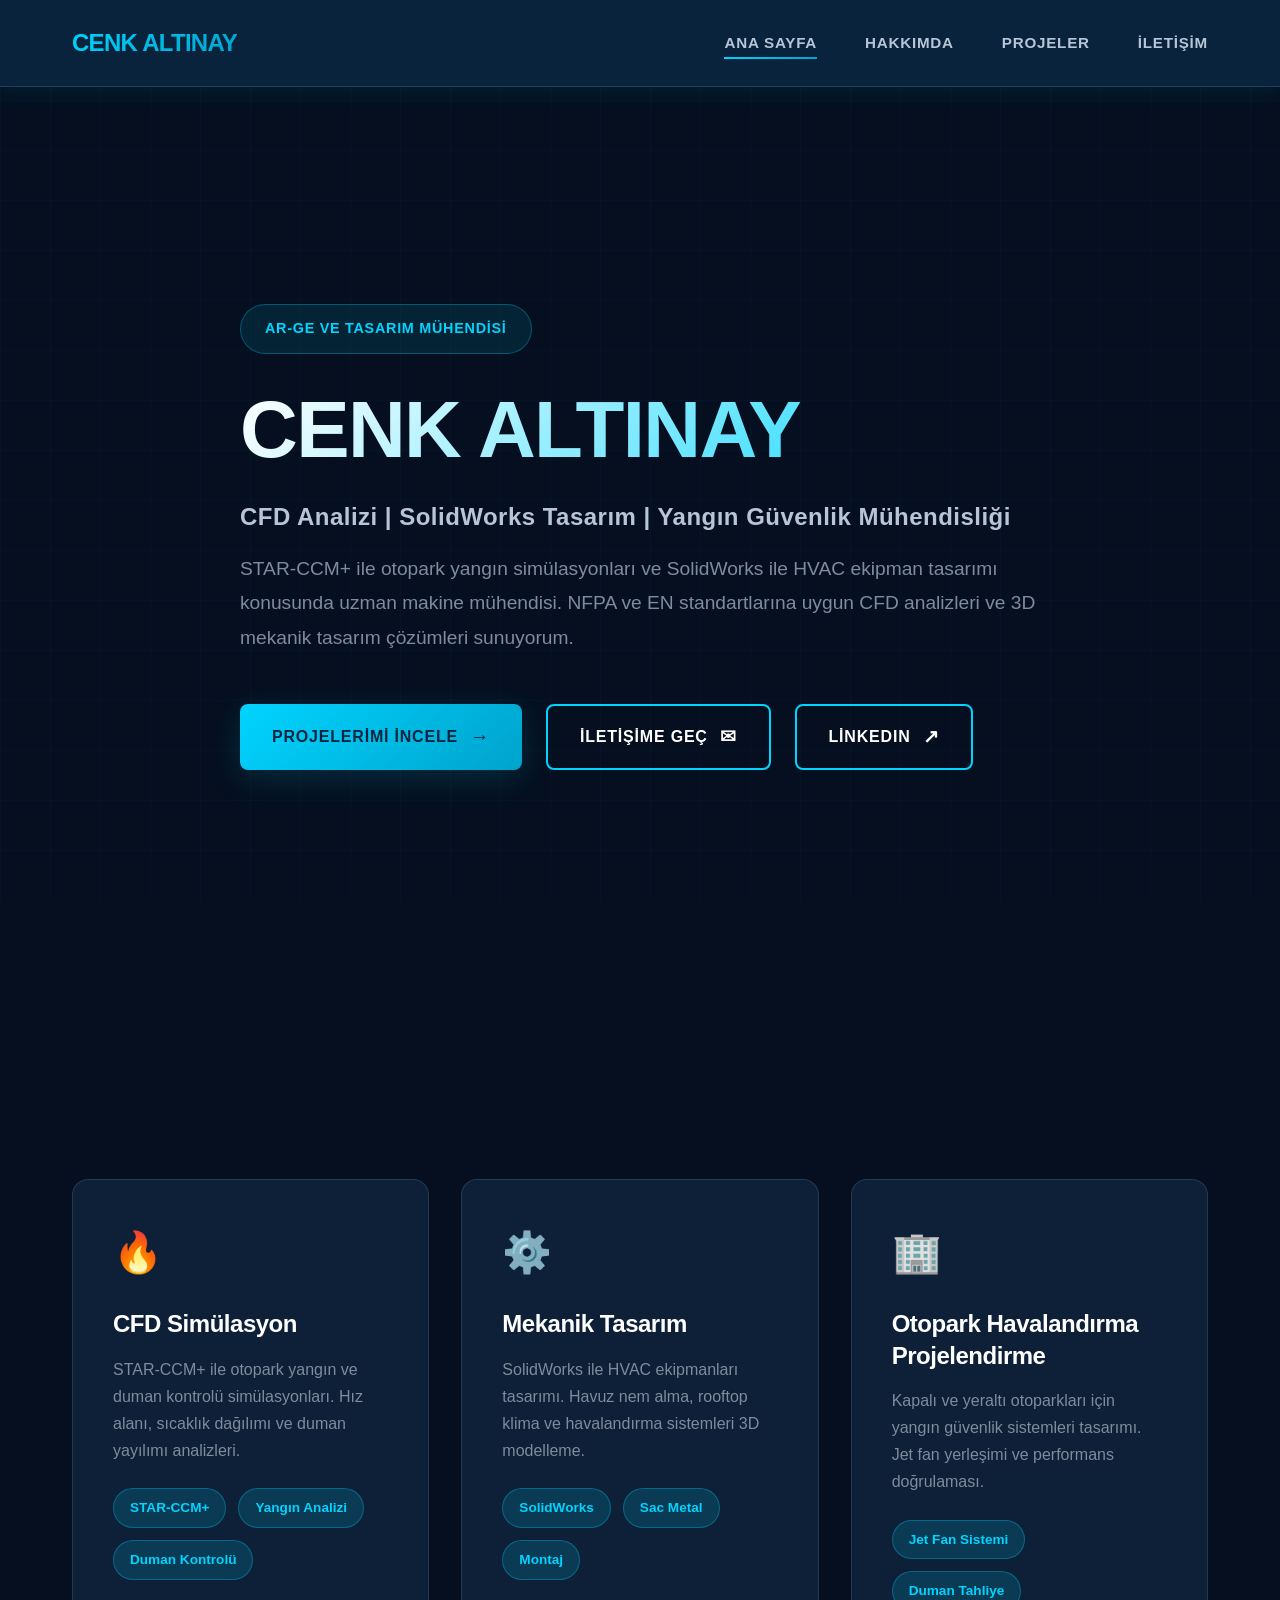
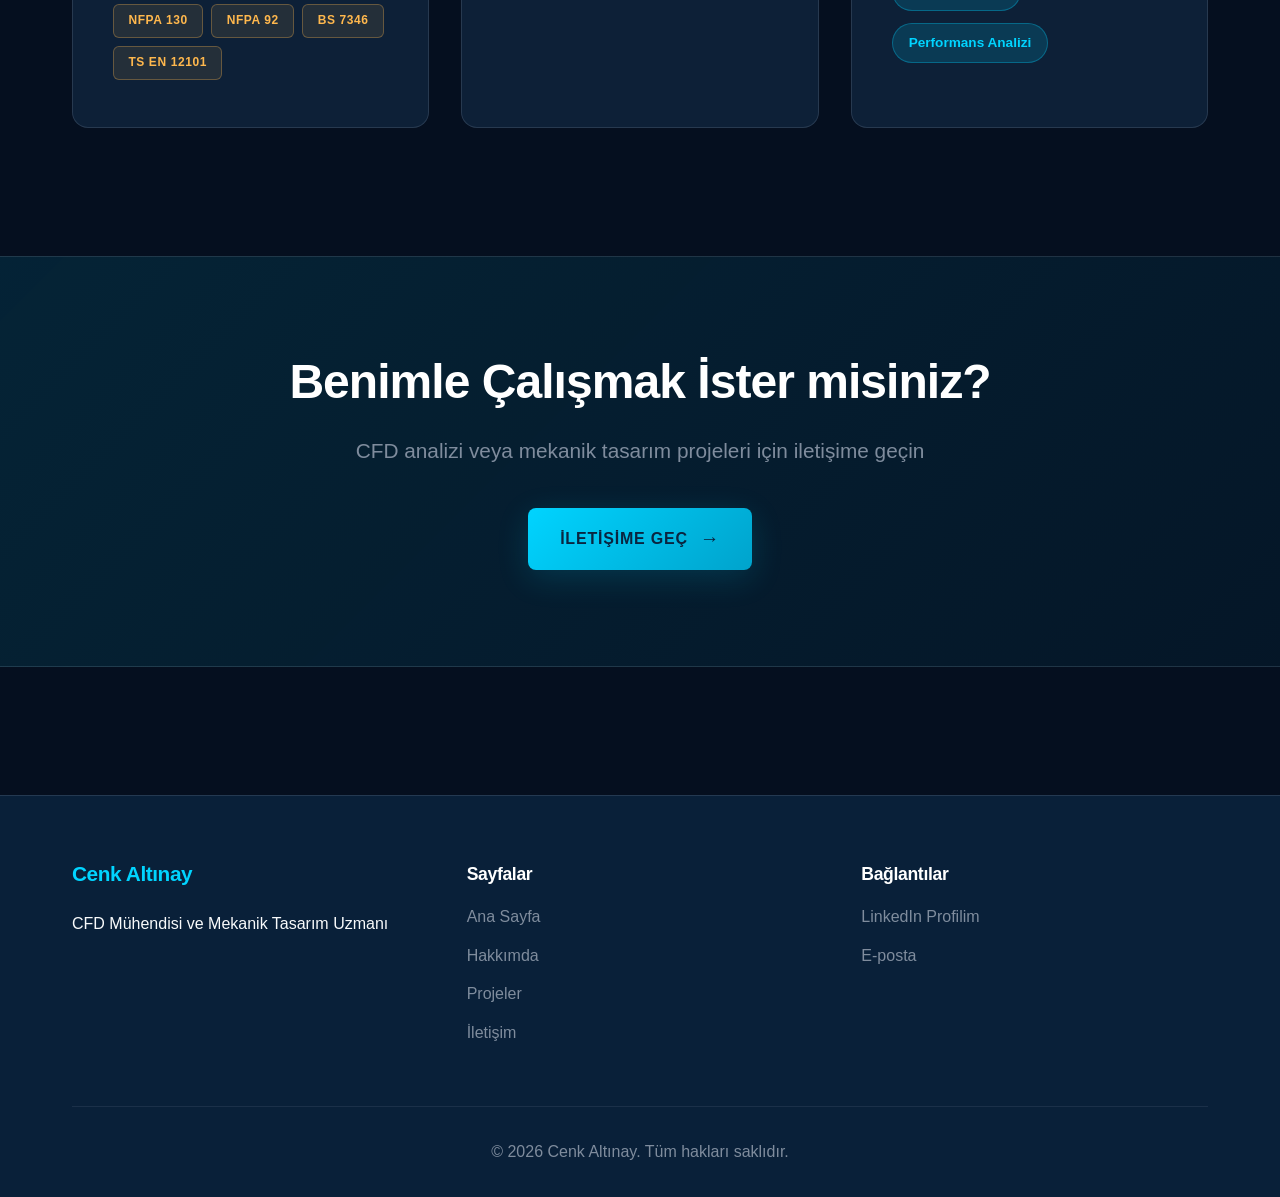
<file: index.html>
<!DOCTYPE html>
<html lang="tr">
<head>
    <meta charset="UTF-8">
    <meta name="viewport" content="width=device-width, initial-scale=1.0">
    <title>Cenk Altınay - CFD Mühendisi & Mekanik Tasarım</title>
    <link rel="stylesheet" href="style.css">
</head>
<body>
    <!-- Navigation -->
    <nav class="navbar">
        <div class="container nav-container">
            <div class="logo">CENK ALTINAY</div>
            <ul class="nav-links">
                <li><a href="index.html" class="active">Ana Sayfa</a></li>
                <li><a href="about.html">Hakkımda</a></li>
                <li><a href="portfolio.html">Projeler</a></li>
                <li><a href="contact.html">İletişim</a></li>
            </ul>
        </div>
    </nav>

    <!-- Hero Section -->
    <section class="hero-section">
        <div class="container">
            <div class="hero-content">
                <span class="hero-badge">Ar-Ge ve Tasarım Mühendisi</span>
                <h1 class="hero-title">CENK ALTINAY</h1>
                <p class="hero-subtitle">CFD Analizi | SolidWorks Tasarım | Yangın Güvenlik Mühendisliği</p>
                <p class="hero-description">
                    STAR-CCM+ ile otopark yangın simülasyonları ve SolidWorks ile HVAC ekipman tasarımı konusunda uzman makine mühendisi. 
                    NFPA ve EN standartlarına uygun CFD analizleri ve 3D mekanik tasarım çözümleri sunuyorum.
                </p>
                <div class="hero-buttons">
                    <a href="portfolio.html" class="btn btn-primary">
                        <span>Projelerimi İncele</span>
                        <span class="btn-icon">→</span>
                    </a>
                    <a href="contact.html" class="btn btn-secondary">
                        <span>İletişime Geç</span>
                        <span class="btn-icon">✉</span>
                    </a>
                    <a href="https://www.linkedin.com/in/cenk-altinay/" target="_blank" class="btn btn-secondary">
                        <span>LinkedIn</span>
                        <span class="btn-icon">↗</span>
                    </a>
                </div>
            </div>
        </div>
    </section>

    <!-- Skills Section -->
    <section class="section">
        <div class="container">
            <div class="skills-grid">
                <!-- CFD Simulation Card -->
                <div class="skill-card">
                    <div class="skill-icon">🔥</div>
                    <h3>CFD Simülasyon</h3>
                    <p>STAR-CCM+ ile otopark yangın ve duman kontrolü simülasyonları. Hız alanı, sıcaklık dağılımı ve duman yayılımı analizleri.</p>
                    
                    <div class="skill-tags">
                        <span class="tag">STAR-CCM+</span>
                        <span class="tag">Yangın Analizi</span>
                        <span class="tag">Duman Kontrolü</span>
                    </div>

                    <div class="std-badges">
                        <span class="std-badge">NFPA 130</span>
                        <span class="std-badge">NFPA 92</span>
                        <span class="std-badge">BS 7346</span>
                        <span class="std-badge">TS EN 12101</span>
                    </div>
                </div>

                <!-- Mechanical Design Card -->
                <div class="skill-card">
                    <div class="skill-icon">⚙️</div>
                    <h3>Mekanik Tasarım</h3>
                    <p>SolidWorks ile HVAC ekipmanları tasarımı. Havuz nem alma, rooftop klima ve havalandırma sistemleri 3D modelleme.</p>
                    
                    <div class="skill-tags">
                        <span class="tag">SolidWorks</span>
                        <span class="tag">Sac Metal</span>
                        <span class="tag">Montaj</span>
                    </div>
                </div>

                <!-- Parking Ventilation Card -->
                <div class="skill-card">
                    <div class="skill-icon">🏢</div>
                    <h3>Otopark Havalandırma Projelendirme</h3>
                    <p>Kapalı ve yeraltı otoparkları için yangın güvenlik sistemleri tasarımı. Jet fan yerleşimi ve performans doğrulaması.</p>
                    
                    <div class="skill-tags">
                        <span class="tag">Jet Fan Sistemi</span>
                        <span class="tag">Duman Tahliye</span>
                        <span class="tag">Performans Analizi</span>
                    </div>
                </div>
            </div>
        </div>
    </section>

    <!-- CTA Section -->
    <section class="cta-section">
        <div class="container">
            <div class="cta-content">
                <h2 class="cta-title">Benimle Çalışmak İster misiniz?</h2>
                <p class="cta-subtitle">CFD analizi veya mekanik tasarım projeleri için iletişime geçin</p>
                <a href="contact.html" class="btn btn-primary btn-large">
                    <span>İletişime Geç</span>
                    <span class="btn-icon">→</span>
                </a>
            </div>
        </div>
    </section>

        <!-- Footer -->
    <footer class="footer">
        <div class="container">
            <div class="footer-grid">
                <div class="footer-col">
                    <h3 class="footer-title">Cenk Altınay</h3>
                    <p>CFD Mühendisi ve Mekanik Tasarım Uzmanı</p>
                </div>
                <div class="footer-col">
                    <h4 class="footer-heading">Sayfalar</h4>
                    <ul class="footer-links">
                        <li><a href="index.html">Ana Sayfa</a></li>
                        <li><a href="about.html">Hakkımda</a></li>
                        <li><a href="portfolio.html">Projeler</a></li>
                        <li><a href="contact.html">İletişim</a></li>
                    </ul>
                </div>
                <div class="footer-col">
                    <h4 class="footer-heading">Bağlantılar</h4>
                    <ul class="footer-links">
                        <li><a href="https://www.linkedin.com/in/cenk-altinay/" target="_blank">LinkedIn Profilim</a></li>
                        <li><a href="mailto:cenk.altinay@gmail.com">E-posta</a></li>
                    </ul>
                </div>
            </div>
            <div class="footer-bottom">
                <p>&copy; 2026 Cenk Altınay. Tüm hakları saklıdır.</p>
            </div>
        </div>
    </footer>
</body>
</html>
</file>
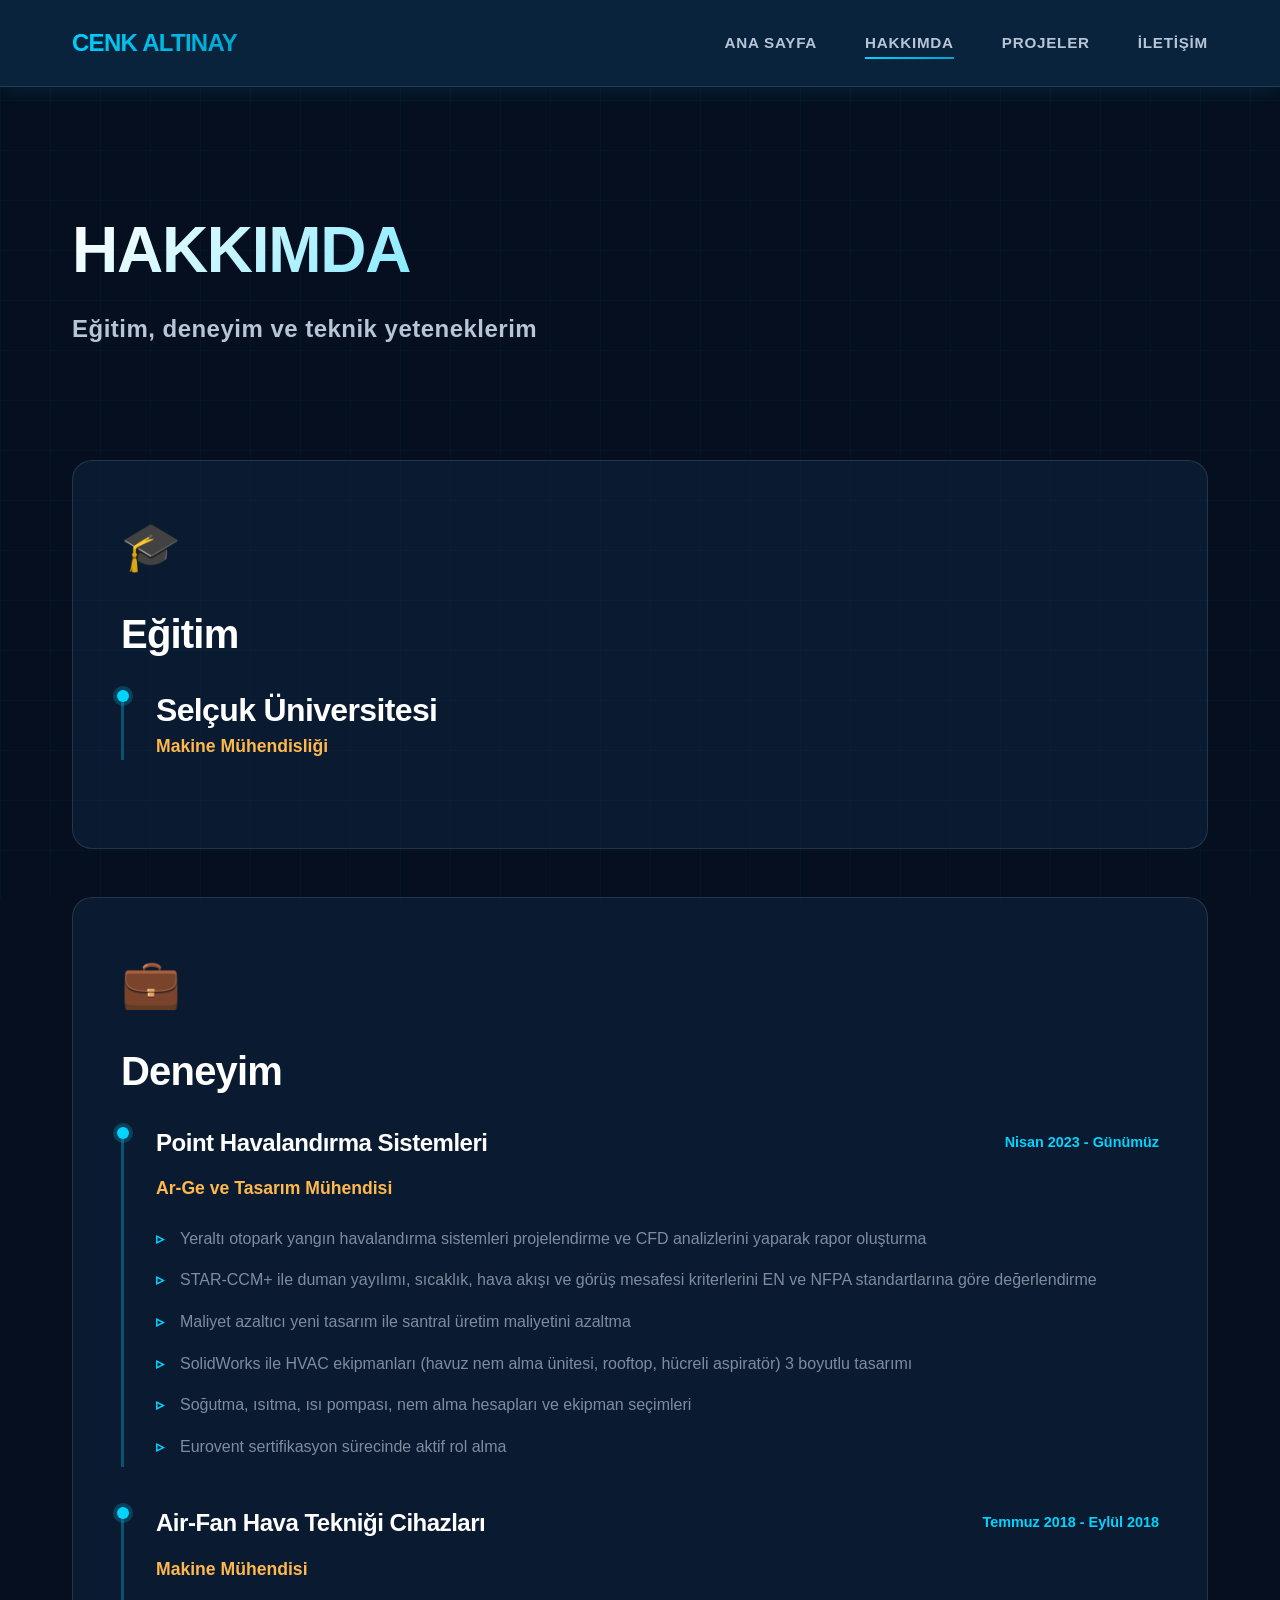
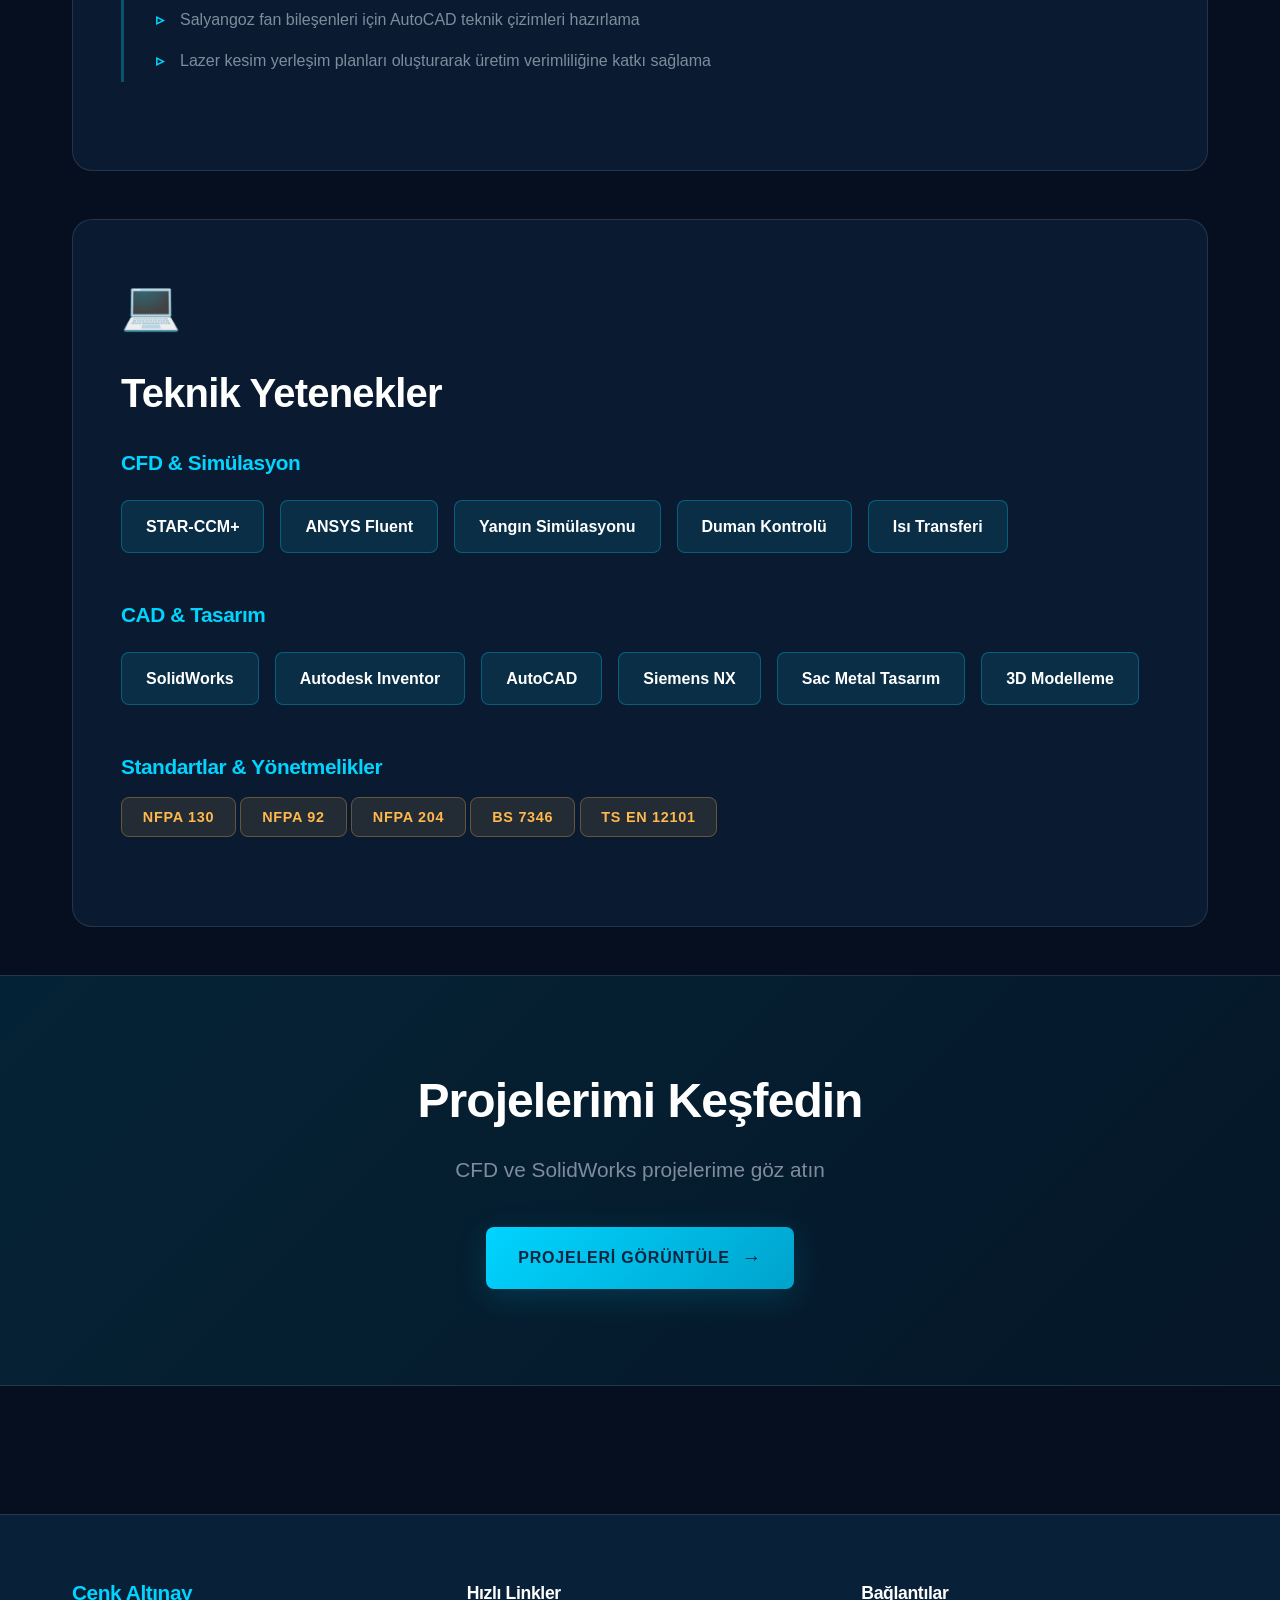
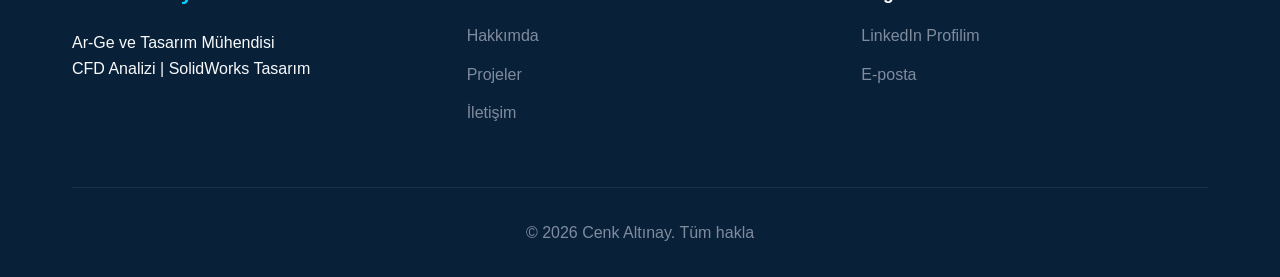
<file: about.html>
<!DOCTYPE html>
<html lang="tr">
<head>
    <meta charset="UTF-8">
    <meta name="viewport" content="width=device-width, initial-scale=1.0">
    <meta name="description" content="Cenk Altınay - Eğitim, Deneyim ve Teknik Yetenekler">
    <title>Hakkımda | Cenk Altınay</title>
    <link rel="stylesheet" href="style.css">
</head>
<body>
    <!-- Animated Background -->
    <div class="animated-bg">
        <div class="gradient-orb orb-1"></div>
        <div class="gradient-orb orb-2"></div>
        <div class="gradient-orb orb-3"></div>
    </div>

    <!-- Navigation -->
    <nav class="navbar">
        <div class="container nav-container">
            <div class="logo">CENK ALTINAY</div>
            <ul class="nav-links">
                <li><a href="index.html">Ana Sayfa</a></li>
                <li><a href="about.html" class="active">Hakkımda</a></li>
                <li><a href="portfolio.html">Projeler</a></li>
                <li><a href="contact.html">İletişim</a></li>
            </ul>
        </div>
    </nav>

    <!-- Page Header -->
    <section class="hero" style="padding: 8rem 0 6rem;">
        <div class="container">
            <div class="hero-content">
                <h1 class="hero-title" style="font-size: 4rem;">
                    <span class="gradient-text">HAKKIMDA</span>
                </h1>
                <p class="hero-subtitle">Eğitim, deneyim ve teknik yeteneklerim</p>
            </div>
        </div>
    </section>

    <!-- About Content -->
    <section class="services-section">
        <div class="container">
            
            <!-- Education Section -->
            <div class="about-section-card">
                <div class="section-icon">🎓</div>
                <h2 class="section-title-left">Eğitim</h2>
                <div class="timeline-item">
                    <div class="timeline-content">
                        <h3>Selçuk Üniversitesi</h3>
                        <p class="timeline-role">Makine Mühendisliği</p>
                    </div>
                </div>
            </div>

            <!-- Experience Section -->
            <div class="about-section-card">
                <div class="section-icon">💼</div>
                <h2 class="section-title-left">Deneyim</h2>
                <div class="timeline-item">
                    <div class="timeline-header">
                        <h3>Point Havalandırma Sistemleri</h3>
                        <span class="timeline-date">Nisan 2023 - Günümüz</span>
                    </div>
                    <div class="timeline-content">
                        <p class="timeline-role">Ar-Ge ve Tasarım Mühendisi</p>
                        <ul class="timeline-list">
                            <li>Yeraltı otopark yangın havalandırma sistemleri projelendirme ve CFD analizlerini yaparak rapor oluşturma</li>
                            <li>STAR-CCM+ ile duman yayılımı, sıcaklık, hava akışı ve görüş mesafesi kriterlerini EN ve NFPA standartlarına göre değerlendirme</li>
                            <li>Maliyet azaltıcı yeni tasarım ile santral üretim maliyetini azaltma</li>
                            <li>SolidWorks ile HVAC ekipmanları (havuz nem alma ünitesi, rooftop, hücreli aspiratör) 3 boyutlu tasarımı</li>
                            <li>Soğutma, ısıtma, ısı pompası, nem alma hesapları ve ekipman seçimleri</li>
                            <li>Eurovent sertifikasyon sürecinde aktif rol alma</li>
                        </ul>
                    </div>
                </div>
                <div class="timeline-item">
                    <div class="timeline-header">
                        <h3>Air-Fan Hava Tekniği Cihazları</h3>
                        <span class="timeline-date">Temmuz 2018 - Eylül 2018</span>
                    </div>
                    <div class="timeline-content">
                        <p class="timeline-role">Makine Mühendisi</p>
                        <ul class="timeline-list">
                            <li>Salyangoz fan bileşenleri için AutoCAD teknik çizimleri hazırlama</li>
                            <li>Lazer kesim yerleşim planları oluşturarak üretim verimliliğine katkı sağlama</li>
                        </ul>
                    </div>
                </div>
            </div>

            <!-- Technical Skills Section -->
            <div class="about-section-card">
                <div class="section-icon">💻</div>
                <h2 class="section-title-left">Teknik Yetenekler</h2>
                
                <div class="skills-category">
                    <h3 class="skills-category-title">CFD & Simülasyon</h3>
                    <div class="skills-list-simple">
                        <span class="skill-badge">STAR-CCM+</span>
                        <span class="skill-badge">ANSYS Fluent</span>
                        <span class="skill-badge">Yangın Simülasyonu</span>
                        <span class="skill-badge">Duman Kontrolü</span>
                        <span class="skill-badge">Isı Transferi</span>
                    </div>
                </div>

                <div class="skills-category">
                    <h3 class="skills-category-title">CAD & Tasarım</h3>
                    <div class="skills-list-simple">
                        <span class="skill-badge">SolidWorks</span>
                        <span class="skill-badge">Autodesk Inventor</span>
                        <span class="skill-badge">AutoCAD</span>
                        <span class="skill-badge">Siemens NX</span>
                        <span class="skill-badge">Sac Metal Tasarım</span>
                        <span class="skill-badge">3D Modelleme</span>
                    </div>
                </div>

                <div class="skills-category">
                    <h3 class="skills-category-title">Standartlar & Yönetmelikler</h3>
                    <div class="standards-badges">
                        <span class="std-badge-large">NFPA 130</span>
                        <span class="std-badge-large">NFPA 92</span>
                        <span class="std-badge-large">NFPA 204</span>
                        <span class="std-badge-large">BS 7346</span>
                        <span class="std-badge-large">TS EN 12101</span>
                    </div>
                </div>
            </div>

        </div>
    </section>

    <!-- CTA Section -->
    <section class="cta-section">
        <div class="container">
            <div class="cta-content">
                <h2 class="cta-title">Projelerimi Keşfedin</h2>
                <p class="cta-subtitle">CFD ve SolidWorks projelerime göz atın</p>
                <a href="portfolio.html" class="btn btn-primary btn-large">
                    <span>Projeleri Görüntüle</span>
                    <span class="btn-icon">→</span>
                </a>
            </div>
        </div>
    </section>

    <!-- Footer -->
    <footer class="footer">
        <div class="container">
            <div class="footer-grid">
                <div class="footer-col">
                    <h3 class="footer-title">Cenk Altınay</h3>
                    <p class="footer-text">Ar-Ge ve Tasarım Mühendisi</p>
                    <p class="footer-text">CFD Analizi | SolidWorks Tasarım</p>
                </div>
                <div class="footer-col">
                    <h4 class="footer-heading">Hızlı Linkler</h4>
                    <ul class="footer-links">
                        <li><a href="about.html" class="active">Hakkımda</a></li>
                        <li><a href="portfolio.html">Projeler</a></li>
                        <li><a href="contact.html">İletişim</a></li>
                    </ul>
                </div>
                <div class="footer-col">
                    <h4 class="footer-heading">Bağlantılar</h4>
                    <ul class="footer-links">
                        <li><a href="https://www.linkedin.com/in/cenk-altinay/" target="_blank">LinkedIn Profilim</a></li>
                        <li><a href="/cdn-cgi/l/email-protection#b0d3d5dedb9ed1dcc4d9ded1c9f0d7ddd1d9dc9ed3dfdd">E-posta</a></li>
                    </ul>
                </div>
            </div>
            <div class="footer-bottom">
                <p>&copy; 2026 Cenk Altınay. Tüm hakla
</file>
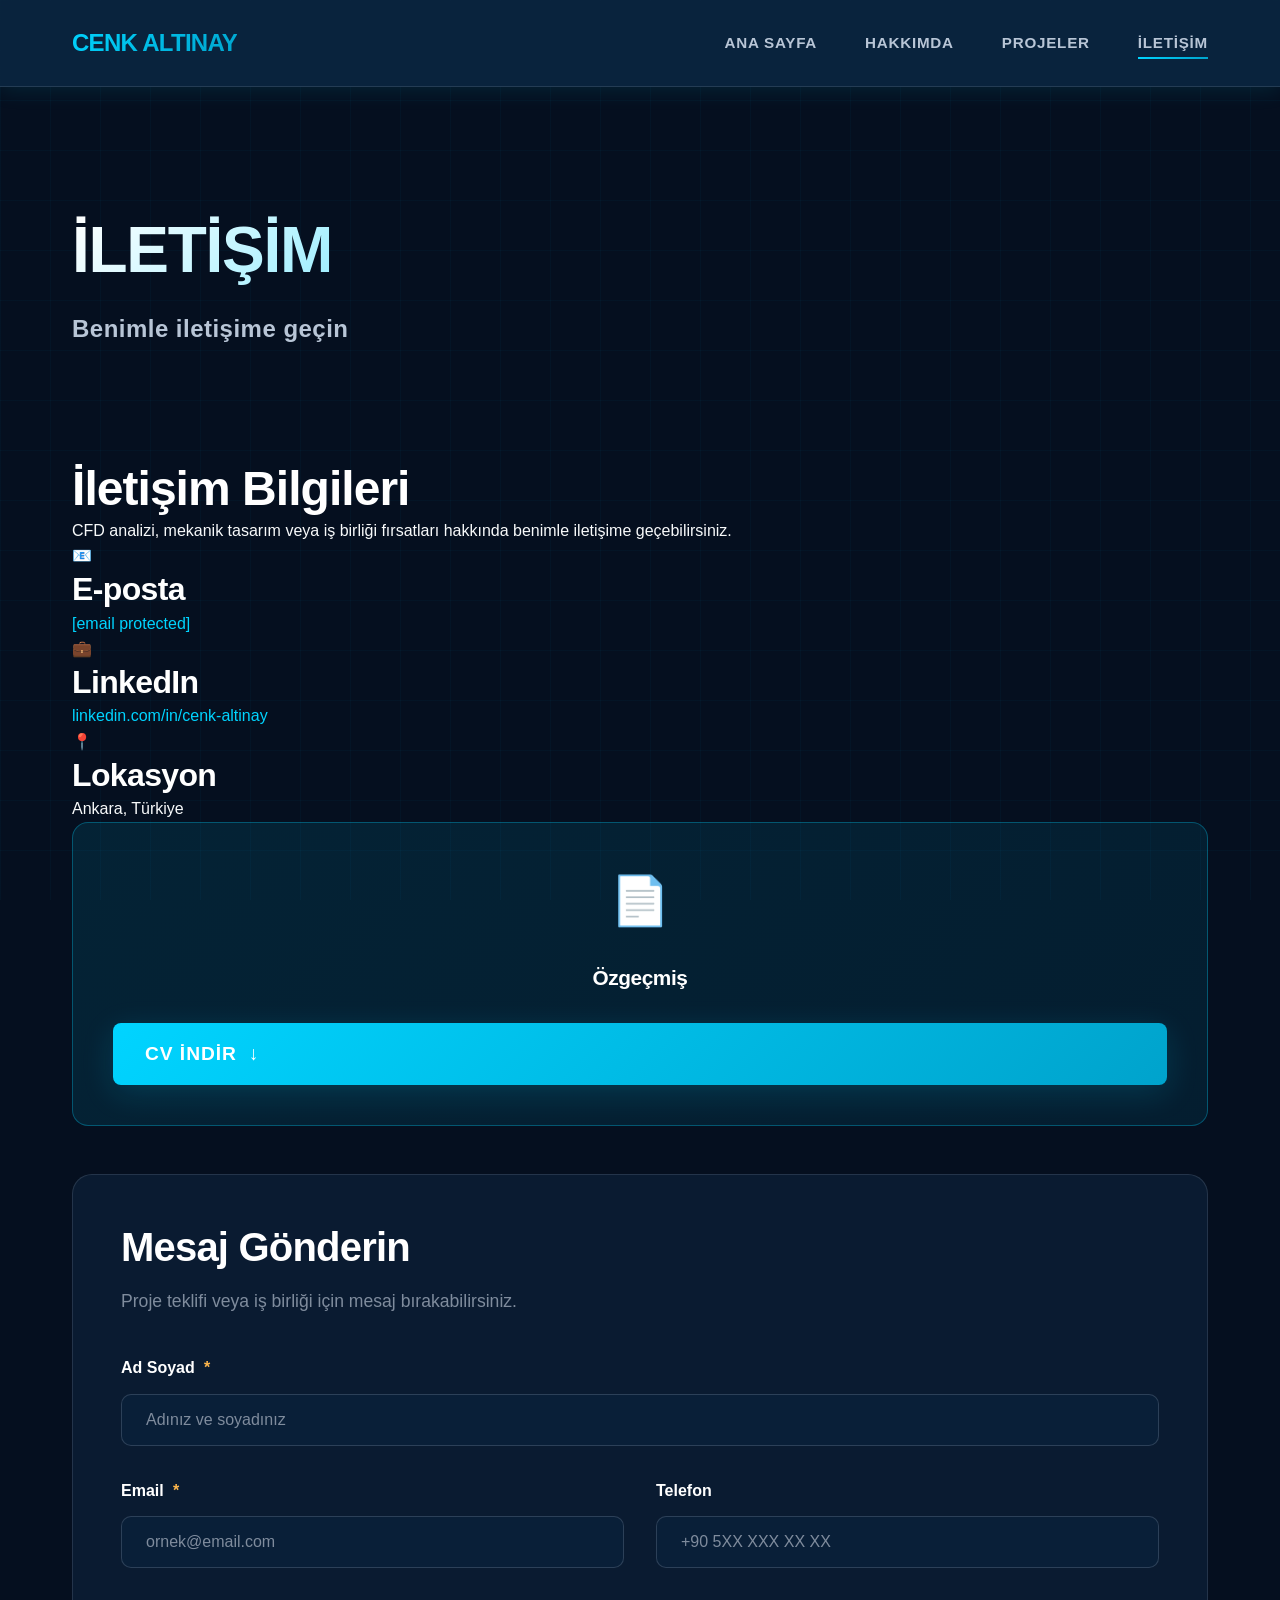
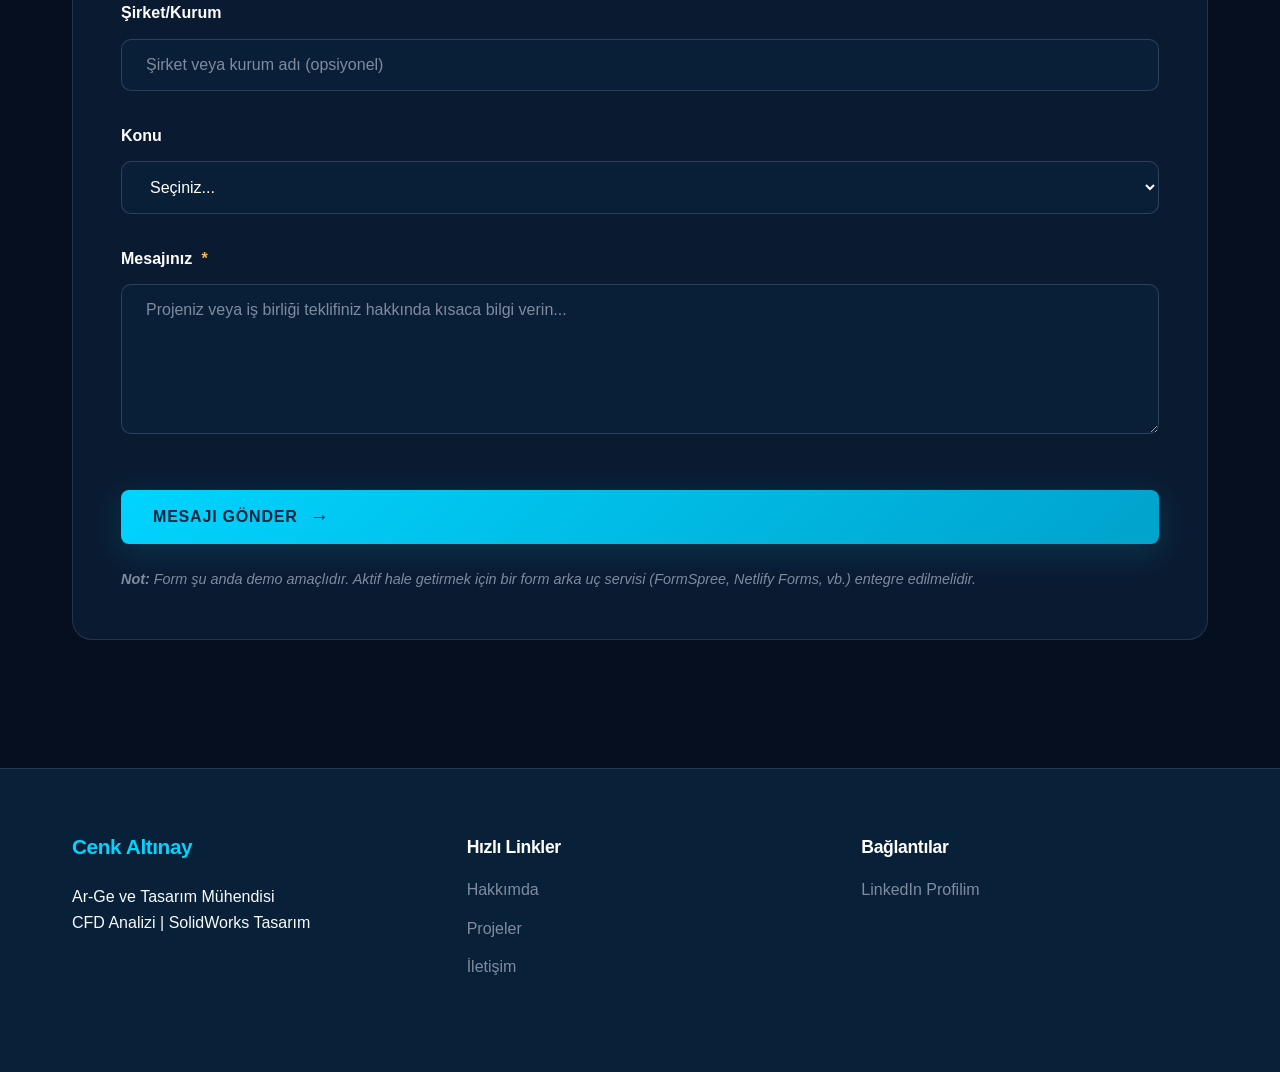
<file: contact.html>
<!DOCTYPE html>
<html lang="tr">
<head>
    <meta charset="UTF-8">
    <meta name="viewport" content="width=device-width, initial-scale=1.0">
    <meta name="description" content="Cenk Altınay ile iletişime geçin">
    <title>İletişim | Cenk Altınay</title>
    <link rel="stylesheet" href="style.css">
</head>
<body>
    <!-- Animated Background -->
    <div class="animated-bg">
        <div class="gradient-orb orb-1"></div>
        <div class="gradient-orb orb-2"></div>
        <div class="gradient-orb orb-3"></div>
    </div>

    <!-- Navigation -->
    <nav class="navbar">
        <div class="container nav-container">
            <div class="logo">CENK ALTINAY</div>
            <ul class="nav-links">
                <li><a href="index.html">Ana Sayfa</a></li>
                <li><a href="about.html">Hakkımda</a></li>
                <li><a href="portfolio.html">Projeler</a></li>
                <li><a href="contact.html" class="active">İletişim</a></li>
            </ul>
        </div>
    </nav>

    <!-- Page Header -->
    <section class="hero" style="padding: 8rem 0 6rem;">
        <div class="container">
            <div class="hero-content">
                <h1 class="hero-title" style="font-size: 4rem;">
                    <span class="gradient-text">İLETİŞİM</span>
                </h1>
                <p class="hero-subtitle">Benimle iletişime geçin</p>
            </div>
        </div>
    </section>

    <!-- Contact Section -->
    <section class="services-section">
        <div class="container">
            
            <!-- Contact Grid -->
            <div class="contact-grid-modern">
                
                <!-- Contact Info -->
                <div class="contact-info-modern">
                    <h2>İletişim Bilgileri</h2>
                    <p>CFD analizi, mekanik tasarım veya iş birliği fırsatları hakkında benimle iletişime geçebilirsiniz.</p>
                    
                    <div class="contact-card-modern">
                        <div class="contact-card-icon">📧</div>
                        <div>
                            <h3>E-posta</h3>
                            <a href="/cdn-cgi/l/email-protection#096a6c67622768657d60676870496e64686065276a6664"><span class="__cf_email__" data-cfemail="6201070c094c030e160b0c031b22050f030b0e4c010d0f">[email&#160;protected]</span></a>
                        </div>
                    </div>

                    <div class="contact-card-modern">
                        <div class="contact-card-icon">💼</div>
                        <div>
                            <h3>LinkedIn</h3>
                            <a href="https://www.linkedin.com/in/cenk-altinay/" target="_blank">linkedin.com/in/cenk-altinay</a>
                        </div>
                    </div>

                    <div class="contact-card-modern">
                        <div class="contact-card-icon">📍</div>
                        <div>
                            <h3>Lokasyon</h3>
                            <p>Ankara, Türkiye</p>
                        </div>
                    </div>

                    <!-- CV Download Section -->
                    <div class="contact-card cv-download-card">
                        <div class="contact-icon">📄</div>
                        <h3>Özgeçmiş</h3>
                        <a href="CENK_ALTINAY_CV.pdf" download class="btn btn-primary" style="width: 100%; margin-top: 1rem;">
                            <span>CV İndir</span>
                            <span class="btn-icon">↓</span>
                        </a>
                    </div>
                </div>

                <!-- Contact Form -->
                <div class="contact-form">
                    <h2>Mesaj Gönderin</h2>
                    <p class="form-subtitle">Proje teklifi veya iş birliği için mesaj bırakabilirsiniz.</p>
                    
                    <form action="#" method="POST">
                        <div class="form-group">
                            <label for="name" class="form-label">Ad Soyad <span class="required">*</span></label>
                            <input type="text" id="name" name="name" class="form-input" required placeholder="Adınız ve soyadınız">
                        </div>

                        <div class="form-grid-2">
                            <div class="form-group">
                                <label for="email" class="form-label">Email <span class="required">*</span></label>
                                <input type="email" id="email" name="email" class="form-input" required placeholder="ornek@email.com">
                            </div>

                            <div class="form-group">
                                <label for="phone" class="form-label">Telefon</label>
                                <input type="tel" id="phone" name="phone" class="form-input" placeholder="+90 5XX XXX XX XX">
                            </div>
                        </div>

                        <div class="form-group">
                            <label for="company" class="form-label">Şirket/Kurum</label>
                            <input type="text" id="company" name="company" class="form-input" placeholder="Şirket veya kurum adı (opsiyonel)">
                        </div>

                        <div class="form-group">
                            <label for="subject" class="form-label">Konu</label>
                            <select id="subject" name="subject" class="form-select">
                                <option value="">Seçiniz...</option>
                                <option value="cfd">CFD Analizi</option>
                                <option value="design">Mekanik Tasarım</option>
                                <option value="consult">Danışmanlık</option>
                                <option value="job">İş Teklifi</option>
                                <option value="other">Diğer</option>
                            </select>
                        </div>

                        <div class="form-group">
                            <label for="message" class="form-label">Mesajınız <span class="required">*</span></label>
                            <textarea id="message" name="message" class="form-textarea" required placeholder="Projeniz veya iş birliği teklifiniz hakkında kısaca bilgi verin..."></textarea>
                        </div>

                        <button type="submit" class="btn btn-primary" style="width: 100%; margin-top: 1rem;">
                            <span>Mesajı Gönder</span>
                            <span class="btn-icon">→</span>
                        </button>
                    </form>

                    <p class="form-note">
                        <strong>Not:</strong> Form şu anda demo amaçlıdır. Aktif hale getirmek için bir form arka uç servisi (FormSpree, Netlify Forms, vb.) entegre edilmelidir.
                    </p>
                </div>

            </div>

        </div>
    </section>

    <!-- Footer -->
    <footer class="footer">
        <div class="container">
            <div class="footer-grid">
                <div class="footer-col">
                    <h3 class="footer-title">Cenk Altınay</h3>
                    <p class="footer-text">Ar-Ge ve Tasarım Mühendisi</p>
                    <p class="footer-text">CFD Analizi | SolidWorks Tasarım</p>
                </div>
                <div class="footer-col">
                    <h4 class="footer-heading">Hızlı Linkler</h4>
                    <ul class="footer-links">
                        <li><a href="about.html">Hakkımda</a></li>
                        <li><a href="portfolio.html">Projeler</a></li>
                        <li><a href="contact.html" class="active">İletişim</a></li>
                    </ul>
                </div>
                <div class="footer-col">
                    <h4 class="footer-heading">Bağlantılar</h4>
                    <ul class="footer-links">
                        <li><a href="https://www.linkedin.com/in/cenk-altinay/" target="_blank">LinkedIn Profilim</a></li>
</file>
<file: style.css>
/* ========================================
   TECHNICAL PREMIUM DESIGN SYSTEM
   Modern Corporate + Cold Tones
   ======================================== */

/* === COLOR VARIABLES === */
:root {
    /* Primary Colors */
    --navy-dark: #0A2540;
    --navy-deeper: #050F1F;
    --navy-medium: #1A3A5C;
    
    /* Accent Colors */
    --cyan-bright: #00D4FF;
    --cyan-glow: #00A3CC;
    --gold-accent: #FFB84D;
    --silver: #B8C5D6;
    
    /* Neutrals */
    --gray-dark: #2C3E50;
    --gray-medium: #34495E;
    --gray-light: #7F8C9D;
    --white: #FFFFFF;
    --white-soft: #F8FAFB;
    
    /* Gradients */
    --gradient-primary: linear-gradient(135deg, #0A2540 0%, #1A3A5C 100%);
    --gradient-accent: linear-gradient(135deg, #00D4FF 0%, #00A3CC 100%);
    --gradient-gold: linear-gradient(135deg, #FFB84D 0%, #FF9A1F 100%);
    
    /* Effects */
    --shadow-soft: 0 4px 20px rgba(0, 212, 255, 0.1);
    --shadow-medium: 0 8px 32px rgba(0, 212, 255, 0.15);
    --shadow-strong: 0 12px 48px rgba(0, 212, 255, 0.25);
    --border-premium: 1px solid rgba(184, 197, 214, 0.15);
}

/* === RESET & BASE === */
* {
    margin: 0;
    padding: 0;
    box-sizing: border-box;
}

body {
    font-family: 'Inter', -apple-system, BlinkMacSystemFont, 'Segoe UI', sans-serif;
    background: var(--navy-deeper);
    color: var(--white-soft);
    line-height: 1.6;
    overflow-x: hidden;
    position: relative;
}

/* === BACKGROUND PATTERN === */
body::before {
    content: '';
    position: fixed;
    top: 0;
    left: 0;
    width: 100%;
    height: 100%;
    background: 
        linear-gradient(90deg, rgba(0, 212, 255, 0.03) 1px, transparent 1px),
        linear-gradient(rgba(0, 212, 255, 0.03) 1px, transparent 1px);
    background-size: 50px 50px;
    pointer-events: none;
    z-index: 0;
}

/* === TYPOGRAPHY === */
h1, h2, h3, h4, h5, h6 {
    font-weight: 700;
    color: var(--white);
    letter-spacing: -0.02em;
}

h1 { font-size: 4rem; line-height: 1.1; }
h2 { font-size: 3rem; line-height: 1.2; }
h3 { font-size: 2rem; line-height: 1.3; }

a {
    color: var(--cyan-bright);
    text-decoration: none;
    transition: all 0.3s ease;
}

a:hover {
    color: var(--gold-accent);
}

/* === CONTAINER === */
.container {
    max-width: 1200px;
    margin: 0 auto;
    padding: 0 2rem;
    position: relative;
    z-index: 1;
}

/* === NAVIGATION === */
.navbar {
    background: rgba(10, 37, 64, 0.95);
    backdrop-filter: blur(20px);
    border-bottom: var(--border-premium);
    padding: 1.5rem 0;
    position: sticky;
    top: 0;
    z-index: 1000;
    box-shadow: var(--shadow-soft);
}

.nav-container {
    display: flex;
    justify-content: space-between;
    align-items: center;
}

.logo {
    font-size: 1.5rem;
    font-weight: 800;
    background: var(--gradient-accent);
    -webkit-background-clip: text;
    -webkit-text-fill-color: transparent;
    background-clip: text;
    letter-spacing: -0.03em;
}

.nav-links {
    display: flex;
    gap: 3rem;
    list-style: none;
}

.nav-links a {
    color: var(--silver);
    font-weight: 600;
    font-size: 0.95rem;
    text-transform: uppercase;
    letter-spacing: 0.05em;
    position: relative;
    padding: 0.5rem 0;
}

.nav-links a::after {
    content: '';
    position: absolute;
    bottom: 0;
    left: 0;
    width: 0;
    height: 2px;
    background: var(--gradient-accent);
    transition: width 0.3s ease;
}

.nav-links a:hover::after,
.nav-links a.active::after {
    width: 100%;
}

.nav-links a:hover {
    color: var(--cyan-bright);
}

/* === HERO SECTION === */
.hero-section {
    min-height: 100vh;
    display: flex;
    align-items: center;
    position: relative;
    padding: 8rem 0;
}

.hero-content {
    max-width: 800px;
}

.hero-badge {
    display: inline-block;
    padding: 0.75rem 1.5rem;
    background: rgba(0, 212, 255, 0.1);
    border: 1px solid rgba(0, 212, 255, 0.3);
    border-radius: 50px;
    color: var(--cyan-bright);
    font-size: 0.9rem;
    font-weight: 600;
    letter-spacing: 0.05em;
    text-transform: uppercase;
    margin-bottom: 2rem;
}

.hero-title {
    font-size: 5rem;
    font-weight: 900;
    margin-bottom: 1.5rem;
    background: linear-gradient(135deg, var(--white) 0%, var(--cyan-bright) 100%);
    -webkit-background-clip: text;
    -webkit-text-fill-color: transparent;
    background-clip: text;
}

.hero-subtitle {
    font-size: 1.5rem;
    color: var(--silver);
    font-weight: 600;
    margin-bottom: 1rem;
    letter-spacing: 0.02em;
}

.hero-description {
    font-size: 1.2rem;
    color: var(--gray-light);
    line-height: 1.8;
    margin-bottom: 3rem;
}

.hero-buttons {
    display: flex;
    gap: 1.5rem;
    flex-wrap: wrap;
}

/* === BUTTONS === */
.btn {
    display: inline-flex;
    align-items: center;
    gap: 0.75rem;
    padding: 1rem 2rem;
    border-radius: 8px;
    font-weight: 600;
    font-size: 1rem;
    cursor: pointer;
    transition: all 0.3s ease;
    border: none;
    text-transform: uppercase;
    letter-spacing: 0.05em;
}

.btn-primary {
    background: var(--gradient-accent);
    color: var(--navy-dark);
    box-shadow: var(--shadow-medium);
}

.btn-primary:hover {
    transform: translateY(-2px);
    box-shadow: var(--shadow-strong);
    color: var(--navy-dark);
}

.btn-secondary {
    background: transparent;
    color: var(--white);
    border: 2px solid var(--cyan-bright);
}

.btn-secondary:hover {
    background: rgba(0, 212, 255, 0.1);
    transform: translateY(-2px);
    color: var(--cyan-bright);
}

.btn-icon {
    font-size: 1.2rem;
}

/* === SKILL CARDS === */
.skills-grid {
    display: grid;
    grid-template-columns: repeat(auto-fit, minmax(350px, 1fr));
    gap: 2rem;
    margin-top: 4rem;
}

.skill-card {
    background: rgba(26, 58, 92, 0.4);
    border: var(--border-premium);
    border-radius: 16px;
    padding: 2.5rem;
    transition: all 0.4s ease;
    position: relative;
    overflow: hidden;
}

.skill-card::before {
    content: '';
    position: absolute;
    top: 0;
    left: 0;
    width: 100%;
    height: 3px;
    background: var(--gradient-accent);
    transform: scaleX(0);
    transition: transform 0.4s ease;
}

.skill-card:hover::before {
    transform: scaleX(1);
}

.skill-card:hover {
    transform: translateY(-8px);
    border-color: rgba(0, 212, 255, 0.4);
    box-shadow: var(--shadow-medium);
}

.skill-icon {
    font-size: 2.5rem;
    margin-bottom: 1.5rem;
}

.skill-card h3 {
    font-size: 1.5rem;
    margin-bottom: 1rem;
    color: var(--white);
}

.skill-card p {
    color: var(--gray-light);
    line-height: 1.7;
    margin-bottom: 1.5rem;
}

.skill-tags {
    display: flex;
    flex-wrap: wrap;
    gap: 0.75rem;
    margin-bottom: 1.5rem;
}

.tag {
    padding: 0.5rem 1rem;
    background: rgba(0, 212, 255, 0.15);
    border: 1px solid rgba(0, 212, 255, 0.3);
    border-radius: 20px;
    font-size: 0.85rem;
    color: var(--cyan-bright);
    font-weight: 600;
}

.std-badges {
    display: flex;
    flex-wrap: wrap;
    gap: 0.5rem;
}

.std-badge {
    padding: 0.4rem 0.9rem;
    background: rgba(255, 184, 77, 0.1);
    border: 1px solid rgba(255, 184, 77, 0.3);
    border-radius: 6px;
    font-size: 0.75rem;
    color: var(--gold-accent);
    font-weight: 700;
    text-transform: uppercase;
    letter-spacing: 0.05em;
}

/* === SECTIONS === */
.section {
    padding: 8rem 0;
    position: relative;
}

.section-header {
    text-align: center;
    margin-bottom: 4rem;
}

.section-subtitle {
    color: var(--cyan-bright);
    font-size: 0.95rem;
    font-weight: 700;
    text-transform: uppercase;
    letter-spacing: 0.15em;
    margin-bottom: 1rem;
}

.section-title {
    font-size: 3.5rem;
    margin-bottom: 1.5rem;
}

.section-description {
    font-size: 1.2rem;
    color: var(--gray-light);
    max-width: 700px;
    margin: 0 auto;
}

/* === PROJECT CARDS === */
.project-card-modern {
    background: rgba(26, 58, 92, 0.3);
    border: var(--border-premium);
    border-radius: 20px;
    padding: 3rem;
    margin-bottom: 3rem;
    transition: all 0.4s ease;
}

.project-card-modern:hover {
    border-color: rgba(0, 212, 255, 0.5);
    box-shadow: var(--shadow-medium);
}

.project-header {
    margin-bottom: 2rem;
}

.project-badges {
    display: flex;
    gap: 1rem;
    margin-bottom: 1.5rem;
    flex-wrap: wrap;
}

.project-badge {
    padding: 0.6rem 1.2rem;
    border-radius: 8px;
    font-size: 0.85rem;
    font-weight: 700;
    text-transform: uppercase;
    letter-spacing: 0.05em;
}

.badge-cfd {
    background: linear-gradient(135deg, #00D4FF 0%, #00A3CC 100%);
    color: var(--navy-dark);
}

.badge-validation {
    background: linear-gradient(135deg, #FFB84D 0%, #FF9A1F 100%);
    color: var(--navy-dark);
}

.badge-full {
    background: linear-gradient(135deg, #B8C5D6 0%, #8A9BAE 100%);
    color: var(--navy-dark);
}

.badge-design {
    background: rgba(0, 212, 255, 0.2);
    border: 1px solid var(--cyan-bright);
    color: var(--cyan-bright);
}

.badge-hvac {
    background: rgba(255, 184, 77, 0.2);
    border: 1px solid var(--gold-accent);
    color: var(--gold-accent);
}

.project-card-modern h2 {
    font-size: 2rem;
    margin-bottom: 1.5rem;
}

.project-description {
    font-size: 1.1rem;
    color: var(--gray-light);
    line-height: 1.8;
    margin-bottom: 2rem;
}

/* === PORTFOLIO TABS === */
.portfolio-tabs {
    display: flex;
    gap: 1rem;
    justify-content: center;
    margin-bottom: 4rem;
    border-bottom: 2px solid rgba(184, 197, 214, 0.1);
}

.tab-btn {
    padding: 1.2rem 2.5rem;
    background: transparent;
    border: none;
    color: var(--gray-light);
    font-size: 1.1rem;
    font-weight: 700;
    cursor: pointer;
    position: relative;
    transition: all 0.3s ease;
    text-transform: uppercase;
    letter-spacing: 0.05em;
}

.tab-btn::after {
    content: '';
    position: absolute;
    bottom: -2px;
    left: 0;
    width: 0;
    height: 3px;
    background: var(--gradient-accent);
    transition: width 0.3s ease;
}

.tab-btn.active {
    color: var(--cyan-bright);
}

.tab-btn.active::after {
    width: 100%;
}

.tab-btn:hover {
    color: var(--cyan-bright);
}

.tab-content {
    display: none;
}

.tab-content.active {
    display: block;
}

/* === MEDIA === */
.project-media,
.project-media-grid {
    margin-top: 2rem;
}

.project-media video,
.project-media img {
    max-width: 700px;
    width: 100%;
    height: auto;
    margin: 0 auto;
    display: block;
    border-radius: 12px;
    border: var(--border-premium);
}

.project-media-grid {
    display: grid;
    grid-template-columns: 1fr;
    gap: 3rem;
    max-width: 700px;
    margin: 2rem auto 0;
}

.project-media figcaption {
    text-align: center;
    margin-top: 1rem;
    color: var(--gray-light);
    font-size: 0.95rem;
    font-style: italic;
}

/* === OTHER DESIGNS LIST === */
.other-designs-list {
    display: grid;
    gap: 1.5rem;
    margin-top: 2rem;
}

.design-item {
    display: flex;
    align-items: center;
    gap: 1.5rem;
    padding: 1.5rem 2rem;
    background: rgba(0, 212, 255, 0.05);
    border: 1px solid rgba(0, 212, 255, 0.2);
    border-left: 4px solid var(--cyan-bright);
    border-radius: 10px;
    transition: all 0.3s;
}

.design-item:hover {
    background: rgba(0, 212, 255, 0.1);
    transform: translateX(10px);
    border-left-color: var(--gold-accent);
}

.design-icon {
    font-size: 1.5rem;
    color: var(--cyan-bright);
}

.design-name {
    font-size: 1.2rem;
    font-weight: 600;
    color: var(--white);
}

/* === ABOUT PAGE === */
.about-section-card {
    background: rgba(26, 58, 92, 0.3);
    border: var(--border-premium);
    border-radius: 20px;
    padding: 3rem;
    margin-bottom: 3rem;
}

.section-icon {
    font-size: 3rem;
    margin-bottom: 1.5rem;
}

.section-title-left {
    font-size: 2.5rem;
    margin-bottom: 2rem;
    color: var(--white);
}

.timeline-item {
    margin-bottom: 2.5rem;
    padding-left: 2rem;
    border-left: 3px solid rgba(0, 212, 255, 0.3);
    position: relative;
}

.timeline-item::before {
    content: '';
    position: absolute;
    left: -7px;
    top: 0;
    width: 12px;
    height: 12px;
    background: var(--cyan-bright);
    border-radius: 50%;
    box-shadow: 0 0 0 4px rgba(0, 212, 255, 0.2);
}

.timeline-header {
    display: flex;
    justify-content: space-between;
    align-items: center;
    margin-bottom: 1rem;
}

.timeline-header h3 {
    font-size: 1.5rem;
    color: var(--white);
}

.timeline-date {
    color: var(--cyan-bright);
    font-weight: 600;
    font-size: 0.9rem;
}

.timeline-role {
    color: var(--gold-accent);
    font-weight: 600;
    font-size: 1.1rem;
    margin-bottom: 1rem;
}

.timeline-list {
    list-style: none;
    padding-left: 0;
}

.timeline-list li {
    padding: 0.5rem 0;
    color: var(--gray-light);
    position: relative;
    padding-left: 1.5rem;
}

.timeline-list li::before {
    content: '▹';
    position: absolute;
    left: 0;
    color: var(--cyan-bright);
    font-weight: bold;
}

/* === SKILLS === */
.skills-category {
    margin-bottom: 3rem;
}

.skills-category-title {
    font-size: 1.3rem;
    margin-bottom: 1.5rem;
    color: var(--cyan-bright);
    font-weight: 700;
}

.skills-list-simple {
    display: flex;
    flex-wrap: wrap;
    gap: 1rem;
}

.skill-badge {
    padding: 0.8rem 1.5rem;
    background: rgba(0, 212, 255, 0.1);
    border: 1px solid rgba(0, 212, 255, 0.3);
    border-radius: 8px;
    font-size: 1rem;
    font-weight: 600;
    color: var(--white);
    transition: all 0.3s;
}

.skill-badge:hover {
    background: rgba(0, 212, 255, 0.2);
    border-color: var(--cyan-bright);
    transform: translateY(-2px);
    box-shadow: 0 5px 15px rgba(0, 212, 255, 0.2);
}

.std-badge-large {
    padding: 0.7rem 1.3rem;
    background: rgba(255, 184, 77, 0.1);
    border: 1px solid rgba(255, 184, 77, 0.3);
    border-radius: 8px;
    font-size: 0.9rem;
    color: var(--gold-accent);
    font-weight: 700;
    text-transform: uppercase;
    letter-spacing: 0.05em;
    transition: all 0.3s;
}

.std-badge-large:hover {
    background: rgba(255, 184, 77, 0.2);
    transform: scale(1.05);
}

/* === CONTACT PAGE === */
.contact-grid {
    display: grid;
    grid-template-columns: repeat(auto-fit, minmax(300px, 1fr));
    gap: 2rem;
    margin-bottom: 4rem;
}

.contact-card {
    background: rgba(26, 58, 92, 0.3);
    border: var(--border-premium);
    border-radius: 16px;
    padding: 2.5rem;
    text-align: center;
    transition: all 0.3s;
}

.contact-card:hover {
    border-color: rgba(0, 212, 255, 0.5);
    transform: translateY(-5px);
    box-shadow: var(--shadow-medium);
}

.contact-icon {
    font-size: 3rem;
    margin-bottom: 1.5rem;
}

.contact-card h3 {
    font-size: 1.3rem;
    margin-bottom: 1rem;
    color: var(--white);
}

.contact-card a {
    color: var(--white);
    font-size: 1.2rem;
    font-weight: 600;
}

.contact-card a:hover {
    color: var(--cyan-bright);
}

/* CV Download Card */
.cv-download-card {
    background: linear-gradient(135deg, rgba(0, 212, 255, 0.1) 0%, rgba(0, 163, 204, 0.1) 100%);
    border: 1px solid rgba(0, 212, 255, 0.3);
}

.cv-download-card:hover {
    border-color: var(--cyan-bright);
}

/* === CONTACT FORM === */
.contact-form {
    background: rgba(26, 58, 92, 0.3);
    border: var(--border-premium);
    border-radius: 20px;
    padding: 3rem;
    margin-top: 3rem;
}

.contact-form h2 {
    font-size: 2.5rem;
    margin-bottom: 1rem;
}

.form-subtitle {
    color: var(--gray-light);
    font-size: 1.1rem;
    margin-bottom: 2.5rem;
}

.form-group {
    margin-bottom: 2rem;
}

.form-label {
    display: block;
    font-size: 1rem;
    font-weight: 600;
    color: var(--white);
    margin-bottom: 0.8rem;
}

.form-label .required {
    color: var(--gold-accent);
    margin-left: 0.3rem;
}

.form-input,
.form-select,
.form-textarea {
    width: 100%;
    padding: 1rem 1.5rem;
    background: rgba(10, 37, 64, 0.5);
    border: 1px solid rgba(184, 197, 214, 0.2);
    border-radius: 10px;
    color: var(--white);
    font-size: 1rem;
    font-family: inherit;
    transition: all 0.3s;
}

.form-input:focus,
.form-select:focus,
.form-textarea:focus {
    outline: none;
    border-color: var(--cyan-bright);
    background: rgba(10, 37, 64, 0.7);
    box-shadow: 0 0 0 3px rgba(0, 212, 255, 0.1);
}

.form-input::placeholder,
.form-textarea::placeholder {
    color: var(--gray-light);
}

.form-textarea {
    min-height: 150px;
    resize: vertical;
}

.form-grid-2 {
    display: grid;
    grid-template-columns: 1fr 1fr;
    gap: 2rem;
}

.form-note {
    font-size: 0.9rem;
    color: var(--gray-light);
    margin-top: 1.5rem;
    font-style: italic;
}

/* === FOOTER === */
.footer {
    background: rgba(10, 37, 64, 0.8);
    border-top: var(--border-premium);
    padding: 4rem 0 2rem;
    margin-top: 8rem;
}

.footer-grid {
    display: grid;
    grid-template-columns: repeat(auto-fit, minmax(250px, 1fr));
    gap: 3rem;
    margin-bottom: 3rem;
}

.footer-title {
    font-size: 1.3rem;
    margin-bottom: 1.5rem;
    color: var(--cyan-bright);
}

.footer-heading {
    font-size: 1.1rem;
    margin-bottom: 1rem;
    color: var(--white);
    font-weight: 600;
}

.footer-links {
    list-style: none;
}

.footer-links li {
    margin-bottom: 0.8rem;
}

.footer-links a {
    color: var(--gray-light);
    transition: all 0.3s;
}

.footer-links a:hover {
    color: var(--cyan-bright);
    padding-left: 5px;
}

.footer-bottom {
    text-align: center;
    padding-top: 2rem;
    border-top: 1px solid rgba(184, 197, 214, 0.1);
    color: var(--gray-light);
}

/* === CTA SECTION === */
.cta-section {
    padding: 6rem 0;
    background: linear-gradient(135deg, rgba(0, 212, 255, 0.1) 0%, rgba(0, 163, 204, 0.05) 100%);
    border-top: var(--border-premium);
    border-bottom: var(--border-premium);
}

.cta-content {
    text-align: center;
}

.cta-title {
    font-size: 3rem;
    margin-bottom: 1.5rem;
}

.cta-subtitle {
    font-size: 1.3rem;
    color: var(--gray-light);
    margin-bottom: 2.5rem;
}

/* === RESPONSIVE === */
@media (max-width: 768px) {
    .hero-title {
        font-size: 3rem;
    }
    
    h2 {
        font-size: 2rem;
    }
    
    .skills-grid {
        grid-template-columns: 1fr;
    }
    
    .nav-links {
        gap: 1.5rem;
        font-size: 0.85rem;
    }
    
    .form-grid-2 {
        grid-template-columns: 1fr;
    }
    
    .contact-form {
        padding: 2rem;
    }
    
    .project-card-modern {
        padding: 2rem;
    }
}

@media (max-width: 480px) {
    .hero-title {
        font-size: 2.5rem;
    }
    
    .section-title {
        font-size: 2rem;
    }
    
    .container {
        padding: 0 1rem;
    }
}

/* === ROOFTOP IMAGE FIX === */
.project-media img[src*="rooftop"] {
    max-height: 500px;
    object-fit: contain;
    background: transparent;
}
</file>
